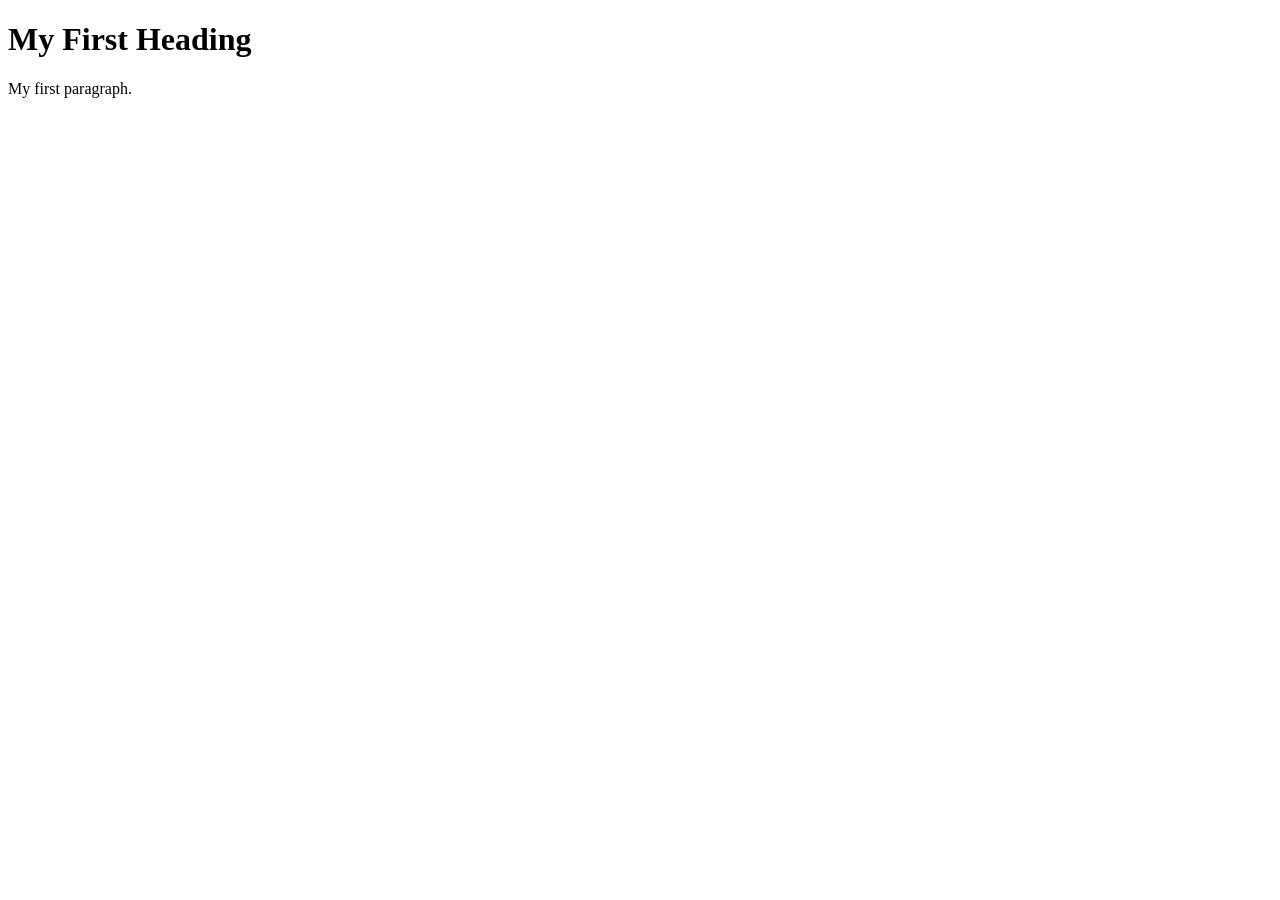
<file: index.html>
<!DOCTYPE html>
<html lang="en">
	<head>
		<title>Page Title</title>
		<link rel="stylesheet" href="style.css">
	</head>
	<body>
		<h1>My First Heading</h1>
		<p>My first paragraph.</p>
	</body>
</html>
</file>
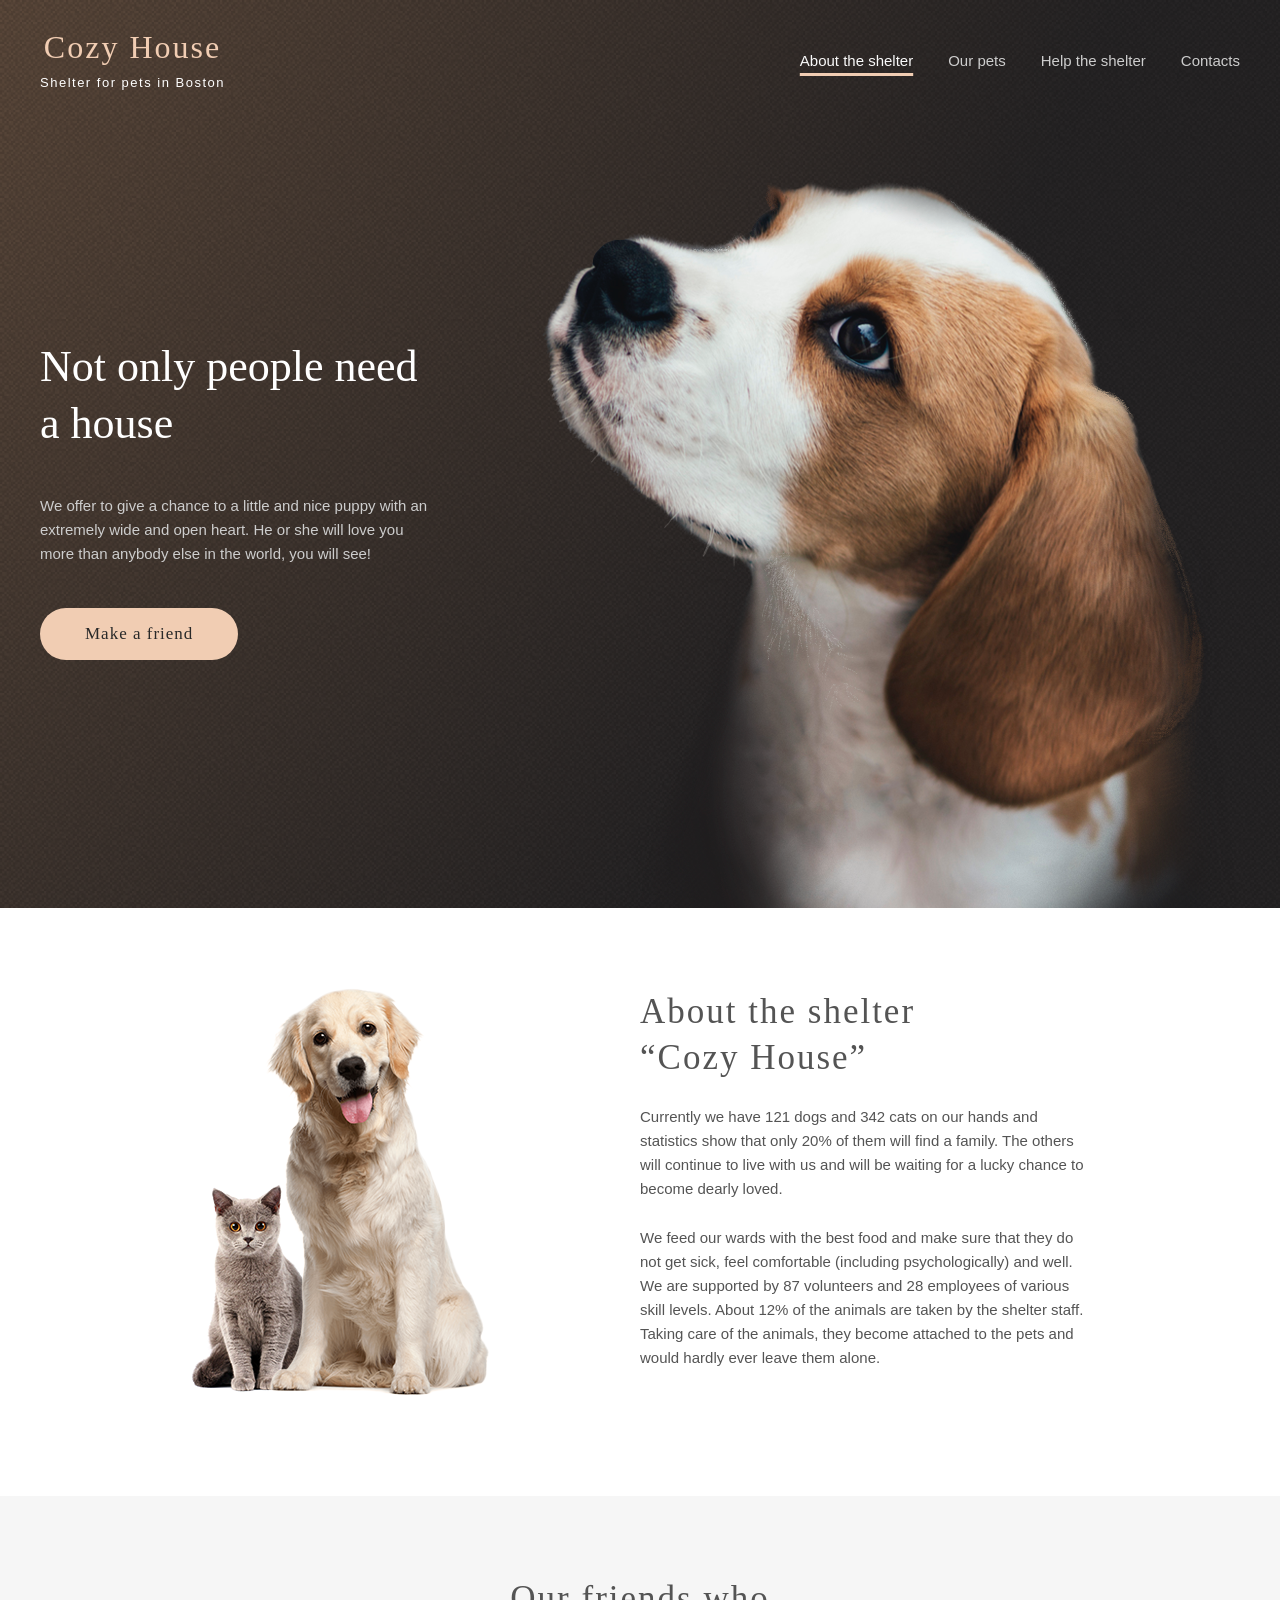
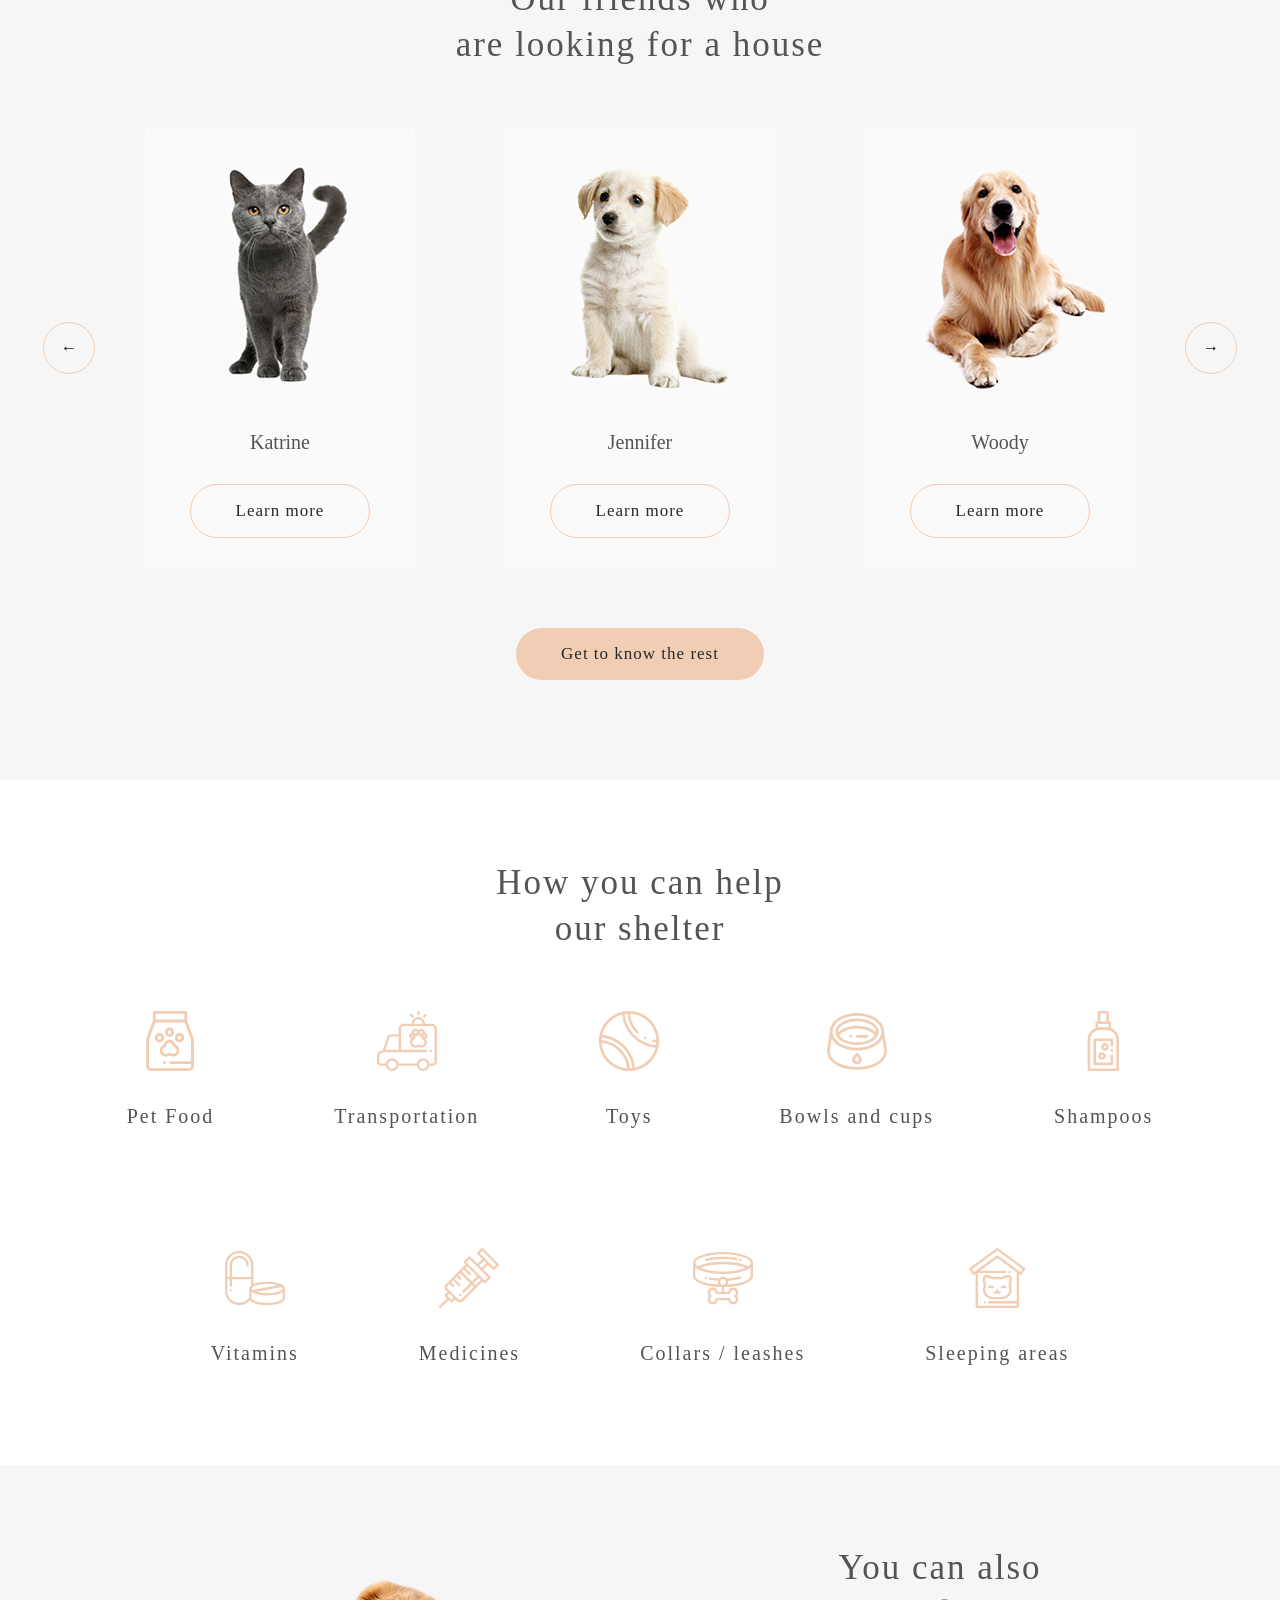
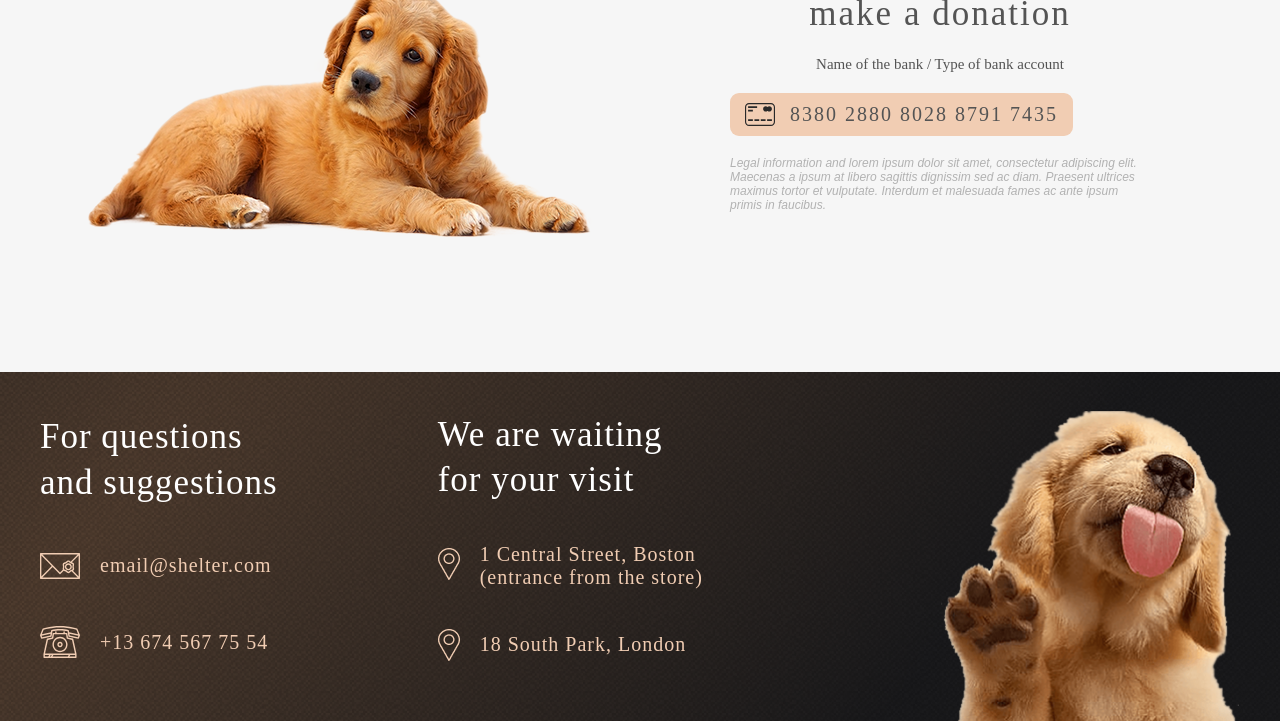
<file: shelter/index.html>
<!DOCTYPE html>
<html lang="en">
	<head>
		<meta charset="UTF-8" />
		<meta name="viewport" content="width=device-width, initial-scale=1.0" />
		<title>Shelter</title>
		<link rel="stylesheet" href="style.css" />
		<link rel="icon" type="image/x-icon" href="./favicon.ico" />
	</head>
	<body>
		<div class="header-bg-container">
			<header>
				<div class="wrapper">
					<div class="header-container">
						<div class="logo">
							<div class="logo-title">Cozy House</div>
							<div class="logo-subtitle">
								Shelter for pets in Boston
							</div>
						</div>
						<nav>
							<ul class="nav-ul">
								<li class="nav-li nav-li--active">
									<a>About the shelter</a>
								</li>
								<li class="nav-li">
									<a href="./our-pets.html">Our pets</a>
								</li>
								<li class="nav-li">
									<a href="#Help">Help the shelter</a>
								</li>
								<li class="nav-li">
									<a href="#Contacts">Contacts</a>
								</li>
							</ul>
						</nav>
						<div class="nav-burger">☰</div>
					</div>
				</div>
			</header>
			<div class="start-screen">
				<div class="wrapper">
					<div class="start-screen-container">
						<div class="start-screen-text">
							<h1 class="start-screen-text__title">
								Not only people need a house
							</h1>
							<p class="start-screen-text__content">
								We offer to give a chance to a little and nice
								puppy with an extremely wide and open heart. He
								or she will love you more than anybody else in
								the world, you will see!
							</p>
							<button class="btn btn-primary">
								Make a friend
							</button>
						</div>
						<img
							class="start-screen-image"
							src="./assets/start-screen-puppy.png"
							alt="start-screen-image"
						/>
					</div>
				</div>
			</div>
		</div>
		<main>
			<div class="about">
				<div class="wrapper">
					<div class="about-content">
						<div class="about-image">
							<img
								src="./assets/about-pets.png"
								alt="about-image"
							/>
						</div>
						<div class="about-text">
							<h3 class="about-text__heading h3">
								About the shelter <br />
								“Cozy House”
							</h3>
							<p class="about-text__subheading">
								Currently we have 121 dogs and 342 cats on our
								hands and statistics show that only 20% of them
								will find a family. The others will continue to
								live with us and will be waiting for a lucky
								chance to become dearly loved.
							</p>
							<p class="about-text__subheading">
								We feed our wards with the best food and make
								sure that they do not get sick, feel comfortable
								(including psychologically) and well. We are
								supported by 87 volunteers and 28 employees of
								various skill levels. About 12% of the animals
								are taken by the shelter staff. Taking care of
								the animals, they become attached to the pets
								and would hardly ever leave them alone.
							</p>
						</div>
					</div>
				</div>
			</div>
			<div class="pets">
				<div class="wrapper">
					<div class="pets-container">
						<h3 class="pets-heading h3">
							Our friends who <br />
							are looking for a house
						</h3>
						<div class="pets-slider">
							<div class="btn-arrow btn-arrow--left">←</div>
							<div class="pets-slider__cards">
								<div class="card">
									<div class="card__img">
										<img
											src="./assets/pets-katrine.png"
											alt="pets-katrine"
										/>
									</div>
									<div class="card__name">Katrine</div>
									<div class="btn btn-light">Learn more</div>
								</div>
								<div class="card">
									<div class="card__img">
										<img
											src="./assets/pets-jennifer.png"
											alt="pets-jennifer"
										/>
									</div>
									<div class="card__name">Jennifer</div>
									<div class="btn btn-light">Learn more</div>
								</div>
								<div class="card">
									<div class="card__img">
										<img
											src="./assets/pets-woody.png"
											alt="pets-woody"
										/>
									</div>
									<div class="card__name">Woody</div>
									<div class="btn btn-light">Learn more</div>
								</div>
							</div>
							<div class="btn-arrow">→</div>
						</div>
						<button class="btn btn-primary">
							Get to know the rest
						</button>
					</div>
				</div>
			</div>
			<div class="help" id="Help">
				<div class="wrapper">
					<div class="help-container">
						<h3 class="help-heading h3">
							How you can help <br />
							our shelter
						</h3>
						<div class="help-list">
							<div class="help-list__el">
								<div class="el-img">
									<img
										src="./assets/svg/icon-pet-food.svg"
										alt="pet-food"
									/>
								</div>
								<div class="el-name h4">Pet Food</div>
							</div>
							<div class="help-list__el">
								<div class="el-img">
									<img
										src="./assets/svg/icon-transportation.svg"
										alt="transportation"
									/>
								</div>
								<div class="el-name h4">Transportation</div>
							</div>
							<div class="help-list__el">
								<div class="el-img">
									<img
										src="./assets/svg/icon-toys.svg"
										alt="toys"
									/>
								</div>
								<div class="el-name h4">Toys</div>
							</div>
							<div class="help-list__el">
								<div class="el-img">
									<img
										src="./assets/svg/icon-bowls-and-cups.svg"
										alt="bowls-and-cups"
									/>
								</div>
								<div class="el-name h4">Bowls and cups</div>
							</div>
							<div class="help-list__el">
								<div class="el-img">
									<img
										src="./assets/svg/icon-shampoos.svg"
										alt="shampoos"
									/>
								</div>
								<div class="el-name h4">Shampoos</div>
							</div>
							<div class="help-list__el">
								<div class="el-img">
									<img
										src="./assets/svg/icon-vitamins.svg"
										alt="vitamins"
									/>
								</div>
								<div class="el-name h4">Vitamins</div>
							</div>
							<div class="help-list__el">
								<div class="el-img">
									<img
										src="./assets/svg/icon-medicines.svg"
										alt="medicines"
									/>
								</div>
								<div class="el-name h4">Medicines</div>
							</div>
							<div class="help-list__el">
								<div class="el-img">
									<img
										src="./assets/svg/icon-collars-leashes.svg"
										alt="collars-leashes"
									/>
								</div>
								<div class="el-name h4">Collars / leashes</div>
							</div>
							<div class="help-list__el">
								<div class="el-img">
									<img
										src="./assets/svg/icon-sleeping-area.svg"
										alt="sleeping-area"
									/>
								</div>
								<div class="el-name h4">Sleeping areas</div>
							</div>
						</div>
					</div>
				</div>
			</div>
			<div class="donation">
				<div class="wrapper">
					<div class="donation-container">
						<div class="donation-img">
							<img
								src="./assets/donation-dog.png"
								alt="donation-dog"
							/>
						</div>
						<div class="donation-content">
							<div class="donation-text">
								<h3 class="donation-heading h3">
									You can also <br />
									make a donation
								</h3>
								<div class="donation-subheading h5">
									Name of the bank / Type of bank account
								</div>
								<div class="donation-c-card">
									<div class="donation-c-card-img">
										<img
											src="./assets/svg/credit-card.svg"
											alt="credit-card"
										/>
									</div>
									<div class="donation-c-card-num h4">
										8380 2880 8028 8791 7435
									</div>
								</div>
								<div class="donation-legal-info">
									Legal information and lorem ipsum dolor sit
									amet, consectetur adipiscing elit. Maecenas
									a ipsum at libero sagittis dignissim sed ac
									diam. Praesent ultrices maximus tortor et
									vulputate. Interdum et malesuada fames ac
									ante ipsum primis in faucibus.
								</div>
							</div>
						</div>
					</div>
				</div>
			</div>
		</main>
		<div class="footer-bg-container" id="Contacts">
			<footer>
				<div class="wrapper">
					<div class="footer-container">
						<div class="footer-list">
							<div class="footer-el">
								<div class="el-title">
									For questions <br />
									and suggestions
								</div>
								<div class="el-item">
									<img
										src="./assets/svg/icon-email.svg"
										alt="icon-marker"
									/>
									<div class="el-ico"></div>
									<div class="el-content">
										email@shelter.com
									</div>
								</div>
								<div class="el-item">
									<img
										src="./assets/svg/icon-phone.svg"
										alt="icon-marker"
									/>
									<div class="el-ico"></div>
									<div class="el-content">
										+13 674 567 75 54
									</div>
								</div>
							</div>
							<div class="footer-el">
								<div class="el-title">
									We are waiting <br />
									for your visit
								</div>
								<div class="el-item">
									<div class="el-ico">
										<img
											src="./assets/svg/icon-marker.png"
											alt="icon-marker"
										/>
									</div>
									<div class="el-content">
										1 Central Street, Boston <br />
										(entrance from the store)
									</div>
								</div>
								<div class="el-item">
									<img
										src="./assets/svg/icon-marker.png"
										alt="icon-marker"
									/>
									<div class="el-ico"></div>
									<div class="el-content">
										18 South Park, London
									</div>
								</div>
							</div>
						</div>

						<img
							class="footer-image"
							src="./assets/footer-puppy.png"
							alt="footer-puppy"
						/>
					</div>
				</div>
			</footer>
		</div>
	</body>
</html>
</file>
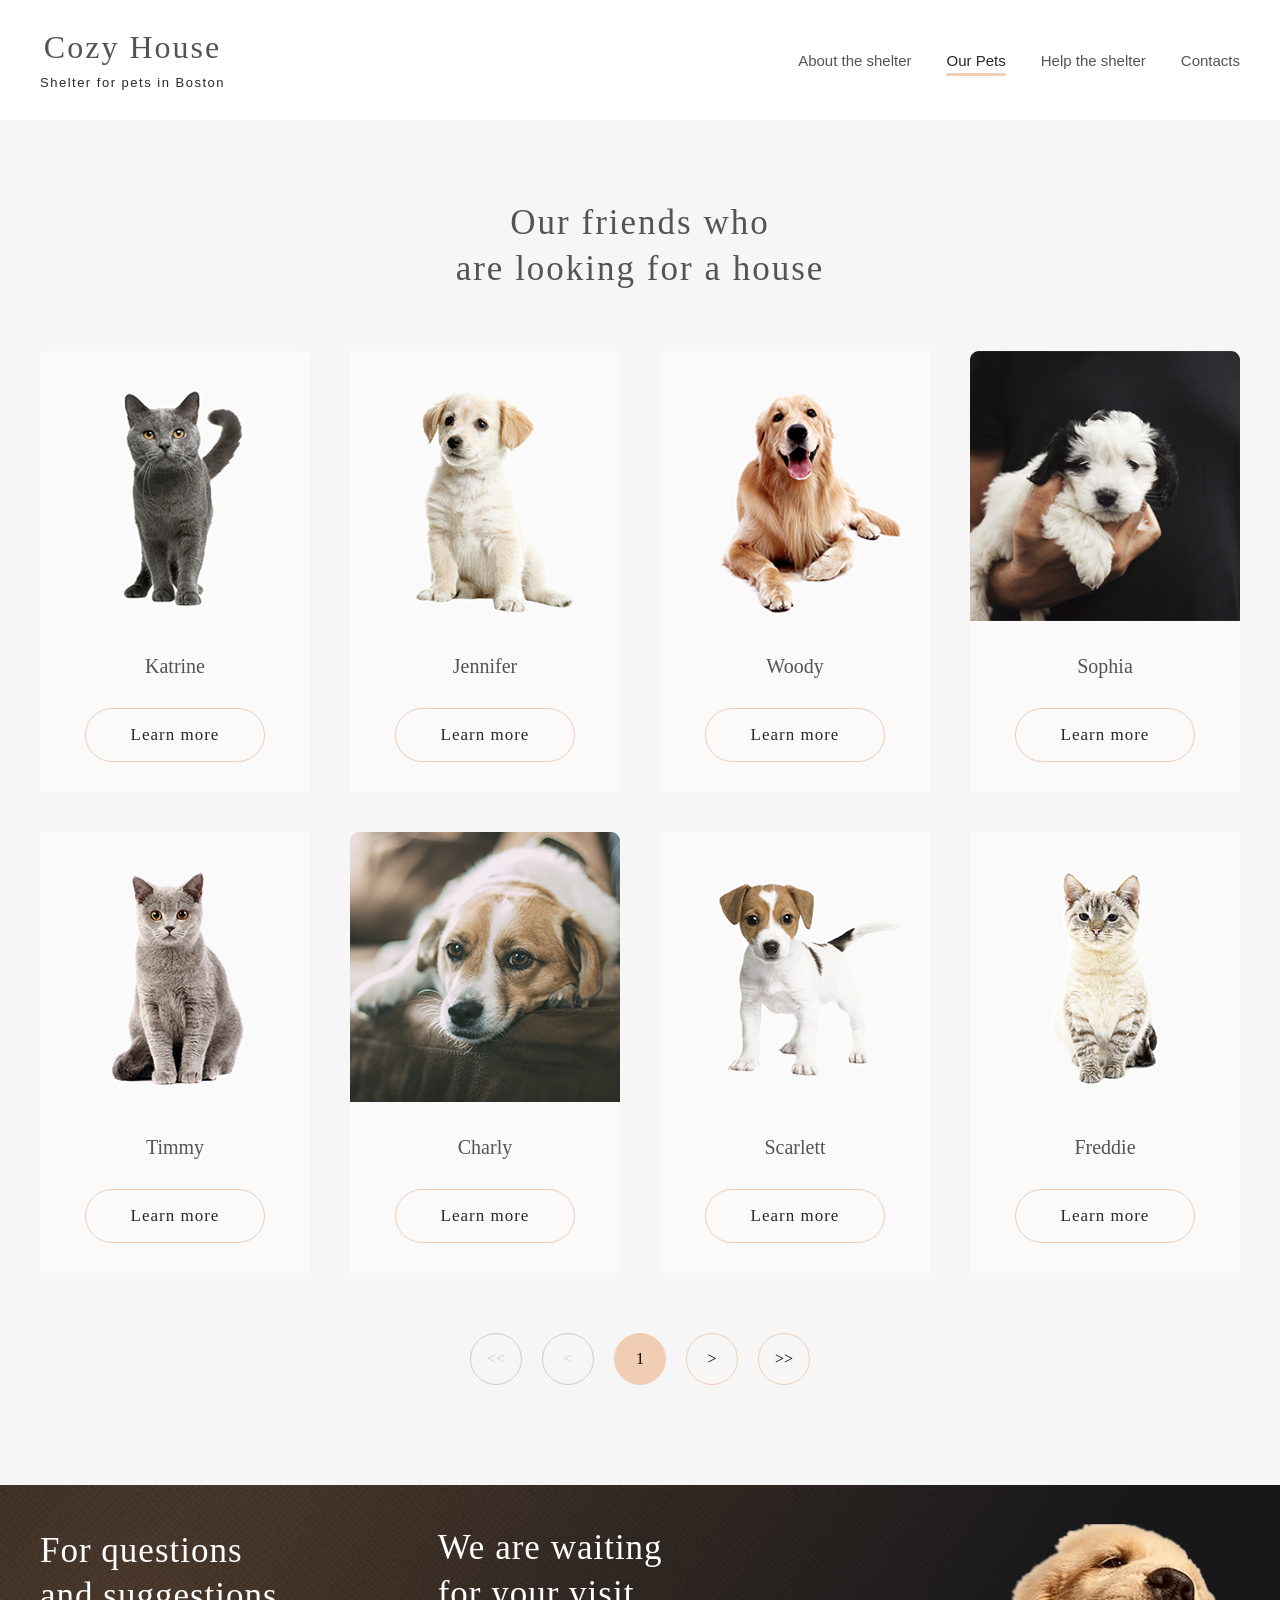
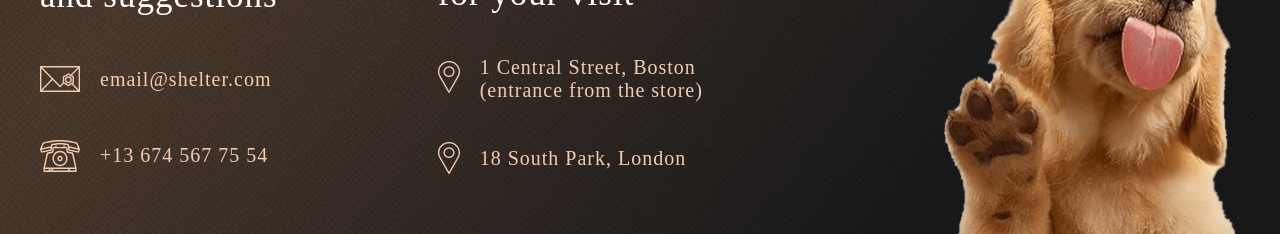
<file: shelter/our-pets.html>
<!DOCTYPE html>
<html lang="en">
	<head>
		<meta charset="UTF-8" />
		<meta name="viewport" content="width=device-width, initial-scale=1.0" />
		<title>Shelter</title>
		<link rel="stylesheet" href="style.css" />
		<link rel="icon" type="image/x-icon" href="./favicon.ico" />
	</head>
	<body>
		<div>
			<header>
				<div class="wrapper">
					<div class="header-container header-container--white">
						<div class="logo logo--white">
							<div class="logo-title logo-title--white">
								Cozy House
							</div>
							<div class="logo-subtitle logo-subtitle--white">
								Shelter for pets in Boston
							</div>
						</div>
						<nav>
							<ul class="nav-ul nav-ul--white">
								<li class="nav-li">
									<a href="./">About the shelter</a>
								</li>
								<li class="nav-li nav-li--active">
									<a>Our Pets</a>
								</li>
								<li class="nav-li">
									<a href="./#Help">Help the shelter</a>
								</li>
								<li class="nav-li">
									<a href="#Contacts">Contacts</a>
								</li>
							</ul>
						</nav>
						<div class="nav-burger">☰</div>
					</div>
				</div>
			</header>
		</div>
		<main>
			<div class="pets">
				<div class="wrapper">
					<div class="pets-container">
						<h1 class="pets-heading h3">
							Our friends who <br />
							are looking for a house
						</h1>
						<div class="pets-slider pets-slider--white">
							<div class="pets-slider__cards">
								<div class="card">
									<div class="card__img">
										<img
											src="./assets/pets-katrine.png"
											alt="pets-katrine"
										/>
									</div>
									<div class="card__name">Katrine</div>
									<div class="btn btn-light">Learn more</div>
								</div>
								<div class="card">
									<div class="card__img">
										<img
											src="./assets/pets-jennifer.png"
											alt="pets-jennifer"
										/>
									</div>
									<div class="card__name">Jennifer</div>
									<div class="btn btn-light">Learn more</div>
								</div>
								<div class="card">
									<div class="card__img">
										<img
											src="./assets/pets-woody.png"
											alt="pets-woody"
										/>
									</div>
									<div class="card__name">Woody</div>
									<div class="btn btn-light">Learn more</div>
								</div>
								<div class="card">
									<div class="card__img">
										<img
											src="./assets/pets-sophia.png"
											alt="pets-sophia"
										/>
									</div>
									<div class="card__name">Sophia</div>
									<div class="btn btn-light">Learn more</div>
								</div>
								<div class="card">
									<div class="card__img">
										<img
											src="./assets/pets-timmy.png"
											alt="pets-timmy"
										/>
									</div>
									<div class="card__name">Timmy</div>
									<div class="btn btn-light">Learn more</div>
								</div>
								<div class="card">
									<div class="card__img">
										<img
											src="./assets/pets-charly.png"
											alt="pets-charly"
										/>
									</div>
									<div class="card__name">Charly</div>
									<div class="btn btn-light">Learn more</div>
								</div>
								<div class="card">
									<div class="card__img">
										<img
											src="./assets/pets-scarlet.png"
											alt="pets-scarlett"
										/>
									</div>
									<div class="card__name">Scarlett</div>
									<div class="btn btn-light">Learn more</div>
								</div>
								<div class="card">
									<div class="card__img">
										<img
											src="./assets/pets-freddie.png"
											alt="pets-freddie"
										/>
									</div>
									<div class="card__name">Freddie</div>
									<div class="btn btn-light">Learn more</div>
								</div>
							</div>
						</div>
						<div class="pets-slider-nav">
							<div class="btn-arrow btn-arrow--disabled">
								&lt;&lt;
							</div>
							<div class="btn-arrow btn-arrow--disabled">
								&lt;
							</div>
							<div class="btn-arrow btn-arrow--active">1</div>
							<div class="btn-arrow">&gt;</div>
							<div class="btn-arrow">&gt;&gt;</div>
						</div>
					</div>
				</div>
			</div>
		</main>
		<div class="footer-bg-container" id="Contacts">
			<footer>
				<div class="wrapper">
					<div class="footer-container">
						<div class="footer-list">
							<div class="footer-el">
								<div class="el-title">
									For questions <br />
									and suggestions
								</div>
								<div class="el-item">
									<img
										src="./assets/svg/icon-email.svg"
										alt="icon-marker"
									/>
									<div class="el-ico"></div>
									<div class="el-content">
										email@shelter.com
									</div>
								</div>
								<div class="el-item">
									<img
										src="./assets/svg/icon-phone.svg"
										alt="icon-marker"
									/>
									<div class="el-ico"></div>
									<div class="el-content">
										+13 674 567 75 54
									</div>
								</div>
							</div>
							<div class="footer-el">
								<div class="el-title">
									We are waiting <br />
									for your visit
								</div>
								<div class="el-item">
									<div class="el-ico">
										<img
											src="./assets/svg/icon-marker.png"
											alt="icon-marker"
										/>
									</div>
									<div class="el-content">
										1 Central Street, Boston <br />
										(entrance from the store)
									</div>
								</div>
								<div class="el-item">
									<img
										src="./assets/svg/icon-marker.png"
										alt="icon-marker"
									/>
									<div class="el-ico"></div>
									<div class="el-content">
										18 South Park, London
									</div>
								</div>
							</div>
						</div>
						<img
							class="footer-image"
							src="./assets/footer-puppy.png"
							alt="footer-puppy"
						/>
					</div>
				</div>
			</footer>
		</div>
	</body>
</html>
</file>
<file: style.css>

</file>
<file: shelter/style.css>
:root {
  --color-light-xl: #fff;
  --color-light-l: #f6f6f6;
  --color-light-s: #fafafa;
  --color-dark-s: #cdcdcd;
  --color-dark-m: #b2b2b2;
  --color-dark-l: #545454;
  --color-dark-xl: #4c4c4c;
  --color-dark-2xl: #444444;
  --color-dark-3xl: #292929;
  --color-primary: #f1cdb3;
  --color-primary-light: #fddcc4;
  --logo_title: 32px;
  --logo_subtitle: 13px;
  --paragraph-l: 15px;
  --h2: 44px;
  --h3: 35px;
}

.h3 {
  color: var(--color-dark-l);
  font-size: var(--h3);
  line-height: 130%;
  letter-spacing: 2px;
  font-family: Georgia, "Times New Roman", Times, serif;
  font-weight: lighter;
}
@media (max-width: 767px) {
  .h3 {
    font-size: 25px;
  }
}

.h4 {
  color: var(--color-dark-l);
  font-size: 20px;
  line-height: 115%;
  letter-spacing: 2px;
  font-family: Georgia, "Times New Roman", Times, serif;
}
@media (max-width: 767px) {
  .h4 {
    font-size: 15px;
    letter-spacing: 0px;
  }
}

.h5 {
  color: var(--color-dark-l);
  font-size: 15px;
  line-height: 110%;
  letter-spacing: 1px;
  font-family: Georgia, "Times New Roman", Times, serif;
}

* {
  margin: 0;
  padding: 0;
  box-sizing: border-box;
  -webkit-user-select: none;
     -moz-user-select: none;
          user-select: none;
}

a {
  text-decoration: none;
  color: var(--color-primary);
}

.header-bg-container {
  background-size: cover;
  background-image: url("./assets/start-screen-gradient-background.png");
}
@media (max-width: 1279px) {
  .header-bg-container {
    background-size: 100% 100%;
    background-repeat: no-repeat;
  }
}
@media (max-width: 767px) {
  .header-bg-container {
    background-size: 100% 100%;
    background-repeat: no-repeat;
  }
}

.wrapper {
  max-width: 1200px;
  margin: 0 auto;
}
@media (max-width: 1279px) {
  .wrapper {
    max-width: 708px;
  }
}
@media (max-width: 767px) {
  .wrapper {
    max-width: 300px;
  }
}

header {
  padding-top: 30px;
}

.header-container {
  display: flex;
  justify-content: space-between;
  align-items: center;
}
@media (max-width: 767px) {
  .header-container {
    padding: 0 10px;
  }
}
.header-container--white {
  margin-bottom: 30px;
}
.header-container--white .nav-burger {
  color: var(--color-dark-3xl);
}

.logo {
  display: flex;
  flex-direction: column;
  align-items: center;
  height: 60px;
}
.logo-title {
  color: var(--color-primary);
  font-size: var(--logo_title);
  font-family: Georgia, "Times New Roman", Times, serif;
  margin-bottom: 10px;
  line-height: 110%;
  letter-spacing: 2px;
}
.logo-title--white {
  color: var(--color-dark-l);
}
.logo-subtitle {
  color: var(--color-light-xl);
  font-size: var(--logo_subtitle);
  font-family: Arial, Helvetica, sans-serif;
  letter-spacing: 1.5px;
}
.logo-subtitle--white {
  color: var(--color-dark-3xl);
}

.nav-ul {
  display: flex;
  list-style: none;
  gap: 35px;
}
@media (max-width: 767px) {
  .nav-ul {
    display: none;
  }
}
.nav-ul--white .nav-li a {
  color: var(--color-dark-l);
}
.nav-ul--white .nav-li--active a {
  color: var(--color-dark-3xl);
}
.nav-li {
  display: flex;
  font-size: var(--paragraph-l);
  font-family: Arial, Helvetica, sans-serif;
  cursor: pointer;
  -webkit-text-decoration: underline rgba(255, 255, 255, 0) solid 3px;
          text-decoration: underline rgba(255, 255, 255, 0) solid 3px;
  transition: text-decoration-color 0.3s linear;
  text-underline-offset: 7px;
}
.nav-li a {
  color: var(--color-dark-s);
}
.nav-li:hover, .nav-li--active {
  text-decoration-color: var(--color-primary);
}
.nav-li--active a {
  color: var(--color-light-s);
}
.nav-burger {
  width: 30px;
  color: var(--color-primary);
  font-size: xx-large;
  display: none;
}
@media (max-width: 767px) {
  .nav-burger {
    display: initial;
  }
}

.start-screen-container {
  display: flex;
  justify-content: space-between;
  align-items: center;
  min-height: 818px;
}
@media (max-width: 1279px) {
  .start-screen-container {
    justify-content: center;
    flex-direction: column;
  }
}
@media (max-width: 767px) {
  .start-screen-container {
    min-height: auto;
  }
}
.start-screen-text {
  width: 33%;
}
@media (max-width: 1279px) {
  .start-screen-text {
    width: 450px;
    margin-top: 60px;
    margin-bottom: 100px;
    display: flex;
    justify-content: center;
    flex-direction: column;
    align-items: flex-start;
  }
  .start-screen-text .btn {
    align-self: center;
  }
}
@media (max-width: 767px) {
  .start-screen-text {
    width: auto;
    align-items: center;
  }
}
.start-screen-text__title {
  color: var(--color-light-xl);
  font-size: var(--h2);
  font-family: Georgia, "Times New Roman", Times, serif;
  font-weight: 400;
  margin-bottom: 42px;
  line-height: 130%;
}
@media (max-width: 1279px) {
  .start-screen-text__title {
    width: 70%;
  }
}
@media (max-width: 767px) {
  .start-screen-text__title {
    width: 60%;
    font-size: 20px;
    text-align: center;
    letter-spacing: 1px;
  }
}
.start-screen-text__content {
  color: var(--color-dark-s);
  font-size: var(--paragraph-l);
  font-family: Arial, Helvetica, sans-serif;
  line-height: 160%;
  margin-bottom: 42px;
}
@media (max-width: 767px) {
  .start-screen-text__content {
    text-align: center;
  }
}
.start-screen-image {
  align-self: flex-end;
  width: 698px;
}
@media (max-width: 1279px) {
  .start-screen-image {
    width: 70%;
  }
}
@media (max-width: 767px) {
  .start-screen-image {
    width: 80%;
  }
}

.btn {
  cursor: pointer;
  border-radius: 100px;
  padding: 15px 45px;
  border: none;
  color: var(--color-dark-3xl);
  line-height: 130%;
  letter-spacing: 1px;
  font-family: Georgia, "Times New Roman", Times, serif;
  font-size: 17px;
}
.btn-primary {
  background-color: var(--color-primary);
}
.btn-light {
  border: 1px solid var(--color-primary);
  background-color: var(--color-light-s);
  margin-bottom: 30px;
}
@media (max-width: 767px) {
  .btn-light {
    text-align: center;
  }
}
.btn-arrow {
  display: flex;
  justify-content: center;
  align-items: center;
  width: 52px;
  height: 52px;
  border-radius: 100px;
  border: 1px solid var(--color-primary);
  cursor: pointer;
}
@media (max-width: 767px) {
  .btn-arrow--left {
    margin-right: 66px;
  }
}
.btn-arrow--disabled {
  color: var(--color-dark-s);
  border-color: var(--color-dark-s);
}
.btn-arrow--active {
  background-color: var(--color-primary);
}

.about-content {
  display: flex;
  padding: 80px 0 100px 0;
  justify-content: center;
  align-items: center;
}
@media (max-width: 1279px) {
  .about-content {
    width: 436px;
    padding: 80px 0 100px 0;
    margin-left: auto;
    margin-right: auto;
    flex-direction: column-reverse;
    justify-content: center;
    align-items: center;
  }
}
@media (max-width: 767px) {
  .about-content {
    width: auto;
    padding-left: 10px;
    padding-right: 10px;
  }
}
.about-image, .about-text {
  flex: 1 0 200px;
}
.about-image {
  display: flex;
  justify-content: center;
}
.about-image img {
  width: 300px;
}
.about-text__heading, .about-text__subheading {
  margin-bottom: 25px;
}
.about-text__subheading {
  width: 75%;
  font-size: var(--paragraph-l);
  color: var(--color-dark-l);
  line-height: 160%;
  font-family: Arial, "Helvetica Neue", Helvetica, sans-serif;
}
@media (max-width: 1279px) {
  .about-text__subheading {
    justify-content: center;
    align-items: center;
    width: auto;
    overflow: initial;
  }
}
@media (max-width: 767px) {
  .about-text__subheading {
    text-align: justify;
  }
  .about-text__subheading:last-child {
    margin-bottom: 0;
  }
}
@media (max-width: 1279px) {
  .about-text {
    justify-content: center;
    align-items: center;
    margin-bottom: 55px;
  }
}
@media (max-width: 767px) {
  .about-text {
    text-align: center;
    margin-bottom: 42px;
  }
}

.pets {
  background-color: var(--color-light-l);
}
.pets-container {
  display: flex;
  flex-direction: column;
  padding: 80px 0 100px 0;
  justify-content: center;
  align-items: center;
}
@media (max-width: 767px) {
  .pets-container {
    padding: 42px 0;
  }
}
.pets-heading {
  text-align: center;
  margin-bottom: 60px;
}
.pets-slider {
  display: flex;
  align-items: center;
  gap: 50px;
  margin-bottom: 60px;
}
.pets-slider--white {
  flex-wrap: wrap;
  justify-content: center;
  gap: 40px;
  width: auto;
}
.pets-slider--white .pets-slider__cards {
  flex-wrap: wrap;
  justify-content: center;
  gap: 40px;
}
@media (max-width: 1279px) {
  .pets-slider--white .pets-slider__cards .card:nth-child(3) {
    display: flex;
  }
  .pets-slider--white .pets-slider__cards .card:nth-child(7),
  .pets-slider--white .pets-slider__cards .card:nth-child(8) {
    display: none;
  }
}
@media (max-width: 767px) {
  .pets-slider--white .pets-slider__cards .card:nth-child(2) {
    display: flex;
  }
  .pets-slider--white .pets-slider__cards .card:nth-child(4),
  .pets-slider--white .pets-slider__cards .card:nth-child(5),
  .pets-slider--white .pets-slider__cards .card:nth-child(6),
  .pets-slider--white .pets-slider__cards .card:nth-child(7),
  .pets-slider--white .pets-slider__cards .card:nth-child(8) {
    display: none;
  }
}
.pets-slider-nav {
  display: flex;
  gap: 20px;
}
@media (max-width: 767px) {
  .pets-slider-nav {
    gap: 10px;
  }
}
@media (max-width: 1279px) {
  .pets-slider {
    gap: 12px;
  }
}
@media (max-width: 767px) {
  .pets-slider {
    flex-wrap: wrap;
    justify-content: center;
    margin-bottom: 42px;
  }
}
.pets-slider__cards {
  display: flex;
  justify-content: space-between;
  align-items: center;
  gap: 90px;
}
@media (max-width: 1279px) {
  .pets-slider__cards {
    gap: 40px;
  }
  .pets-slider__cards > .card:nth-child(3) {
    display: none;
  }
}
@media (max-width: 767px) {
  .pets-slider__cards {
    order: -1;
  }
  .pets-slider__cards > .card:nth-child(2), .pets-slider__cards > .card:nth-child(3) {
    display: none;
  }
}

.card {
  display: flex;
  flex-direction: column;
  align-items: center;
  justify-content: center;
  background-color: var(--color-light-s);
  width: 270px;
  transition: all 0.3s linear;
  cursor: pointer;
}
.card:hover {
  transform: scale(1.05);
  box-shadow: 0 0 10px 4px var(--color-dark-s);
}
.card__img {
  margin-bottom: 30px;
  width: 270px;
}
.card__name {
  margin-bottom: 30px;
  color: var(--color-dark-l);
  font-family: Georgia, "Times New Roman", Times, serif;
  font-size: 20px;
}
@media (max-width: 767px) {
  .card {
    text-align: center;
  }
}

.help-container {
  display: flex;
  flex-direction: column;
  padding: 80px 0 100px 0;
  justify-content: center;
  align-items: center;
}
@media (max-width: 767px) {
  .help-container {
    padding: 42px 0;
  }
}
.help-heading {
  text-align: center;
  margin-bottom: 60px;
}
.help-list {
  display: flex;
  flex-wrap: wrap;
  justify-content: center;
  gap: 120px;
}
@media (max-width: 1279px) {
  .help-list {
    display: grid;
    grid-template-columns: repeat(3, 1fr);
    place-items: center;
    gap: 60px;
  }
}
@media (max-width: 767px) {
  .help-list {
    display: grid;
    grid-template-columns: repeat(2, 1fr);
    place-items: center;
    gap: 30px;
  }
}
.help-list__el {
  display: flex;
  flex-direction: column;
  align-items: center;
  justify-content: center;
  cursor: pointer;
}
@media (max-width: 767px) {
  .help-list__el {
    text-align: center;
    width: 130px;
  }
}

.el-img {
  margin-bottom: 30px;
}
@media (max-width: 767px) {
  .el-name {
    letter-spacing: 1px;
    font-size: 15px;
  }
}

.donation {
  background-color: var(--color-light-l);
}
.donation-container {
  display: flex;
  justify-content: center;
  align-items: center;
  padding: 80px 0 100px 0;
}
@media (max-width: 1279px) {
  .donation-container {
    flex-direction: column-reverse;
  }
}
@media (max-width: 767px) {
  .donation-container {
    padding: 42px 0;
  }
}
.donation-img {
  width: 505px;
}
@media (max-width: 767px) {
  .donation-img {
    width: 260px;
  }
  .donation-img img {
    width: 100%;
  }
}
.donation-img, .donation-content {
  display: flex;
  justify-content: center;
  flex: 1 0 200px;
}
@media (max-width: 767px) {
  .donation-img, .donation-content {
    flex-basis: auto;
  }
}
@media (max-width: 1279px) {
  .donation-content {
    width: 75%;
  }
}
@media (max-width: 767px) {
  .donation-content {
    width: auto;
  }
}
.donation-text {
  width: 70%;
}
@media (max-width: 767px) {
  .donation-text {
    width: auto;
    margin: 0 10px;
    text-align: justify;
    display: flex;
    flex-direction: column;
    justify-content: center;
  }
}
.donation-heading, .donation-subheading, .donation-c-card {
  margin-bottom: 20px;
}
.donation-heading, .donation-subheading {
  text-align: center;
}
@media (max-width: 1279px) {
  .donation-heading, .donation-subheading {
    text-align: start;
  }
}
@media (max-width: 767px) {
  .donation-heading, .donation-subheading {
    text-align: center;
  }
}
.donation-subheading {
  letter-spacing: 0px;
}
.donation-c-card {
  cursor: pointer;
  display: inline-flex;
  align-items: center;
  gap: 15px;
  background-color: var(--color-primary);
  padding: 10px 15px;
  border-radius: 9px;
}
.donation-c-card-img {
  display: flex;
  align-items: center;
}
@media (max-width: 767px) {
  .donation-c-card {
    justify-content: flex-start;
  }
}
.donation-c-card-num {
  display: block;
  width: 100%;
  text-align: justify;
  -moz-text-align-last: justify;
       text-align-last: justify;
}
.donation-legal-info {
  font-size: 12px;
  font-family: Arial, Helvetica, sans-serif;
  color: var(--color-dark-m);
  font-style: italic;
  margin-bottom: 60px;
}

.footer {
  display: flex;
}
.footer-bg-container {
  background-size: cover;
  background-image: url("./assets/footer-gradient-background.png");
}
@media (max-width: 1279px) {
  .footer-bg-container {
    background-size: 100% 100%;
    background-repeat: no-repeat;
  }
}
@media (max-width: 767px) {
  .footer-bg-container {
    background-size: 100% 100%;
    background-repeat: no-repeat;
  }
}
@media (max-width: 1279px) {
  .footer-bg-container {
    background-size: 100% 100%;
    background-repeat: no-repeat;
  }
}
.footer-container {
  display: flex;
  flex-wrap: wrap;
  justify-content: space-between;
}
@media (max-width: 1279px) {
  .footer-container {
    flex-direction: column;
  }
}
@media (max-width: 1279px) {
  .footer-container {
    flex-direction: row;
    justify-content: center;
    gap: 60px;
  }
}
@media (max-width: 767px) {
  .footer-container {
    padding-top: 30px;
    gap: 0;
  }
}
.footer-image {
  align-self: flex-end;
}
@media (max-width: 1279px) {
  .footer-image {
    align-self: center;
  }
}
@media (max-width: 767px) {
  .footer-image {
    width: 260px;
  }
}
.footer-el {
  margin: 40px 0 60px 0;
  display: flex;
  flex-direction: column;
  justify-content: space-around;
}
@media (max-width: 1279px) {
  .footer-el {
    margin: 30px 0 0 0;
  }
}
@media (max-width: 767px) {
  .footer-el {
    margin: 0;
  }
}
.footer-list {
  display: flex;
  gap: 160px;
}
@media (max-width: 1279px) {
  .footer-list {
    gap: 60px;
    justify-content: center;
    align-items: center;
  }
}
@media (max-width: 767px) {
  .footer-list {
    flex-direction: column;
    padding-bottom: 40px;
  }
}

.el-title {
  font-family: Georgia, "Times New Roman", Times, serif;
  color: #fff;
  font-size: 35px;
  line-height: 130%;
  letter-spacing: 1px;
}
@media (max-width: 767px) {
  .el-title {
    text-align: center;
    font-size: 25px;
  }
}
.el-item {
  display: flex;
  align-items: center;
  margin-top: 40px;
  cursor: pointer;
}
.el-ico {
  margin-right: 20px;
}
.el-content {
  font-family: Georgia, "Times New Roman", Times, serif;
  font-size: 20px;
  color: var(--color-primary);
  line-height: 115%;
  letter-spacing: 1px;
}/*# sourceMappingURL=style.css.map */
</file>
